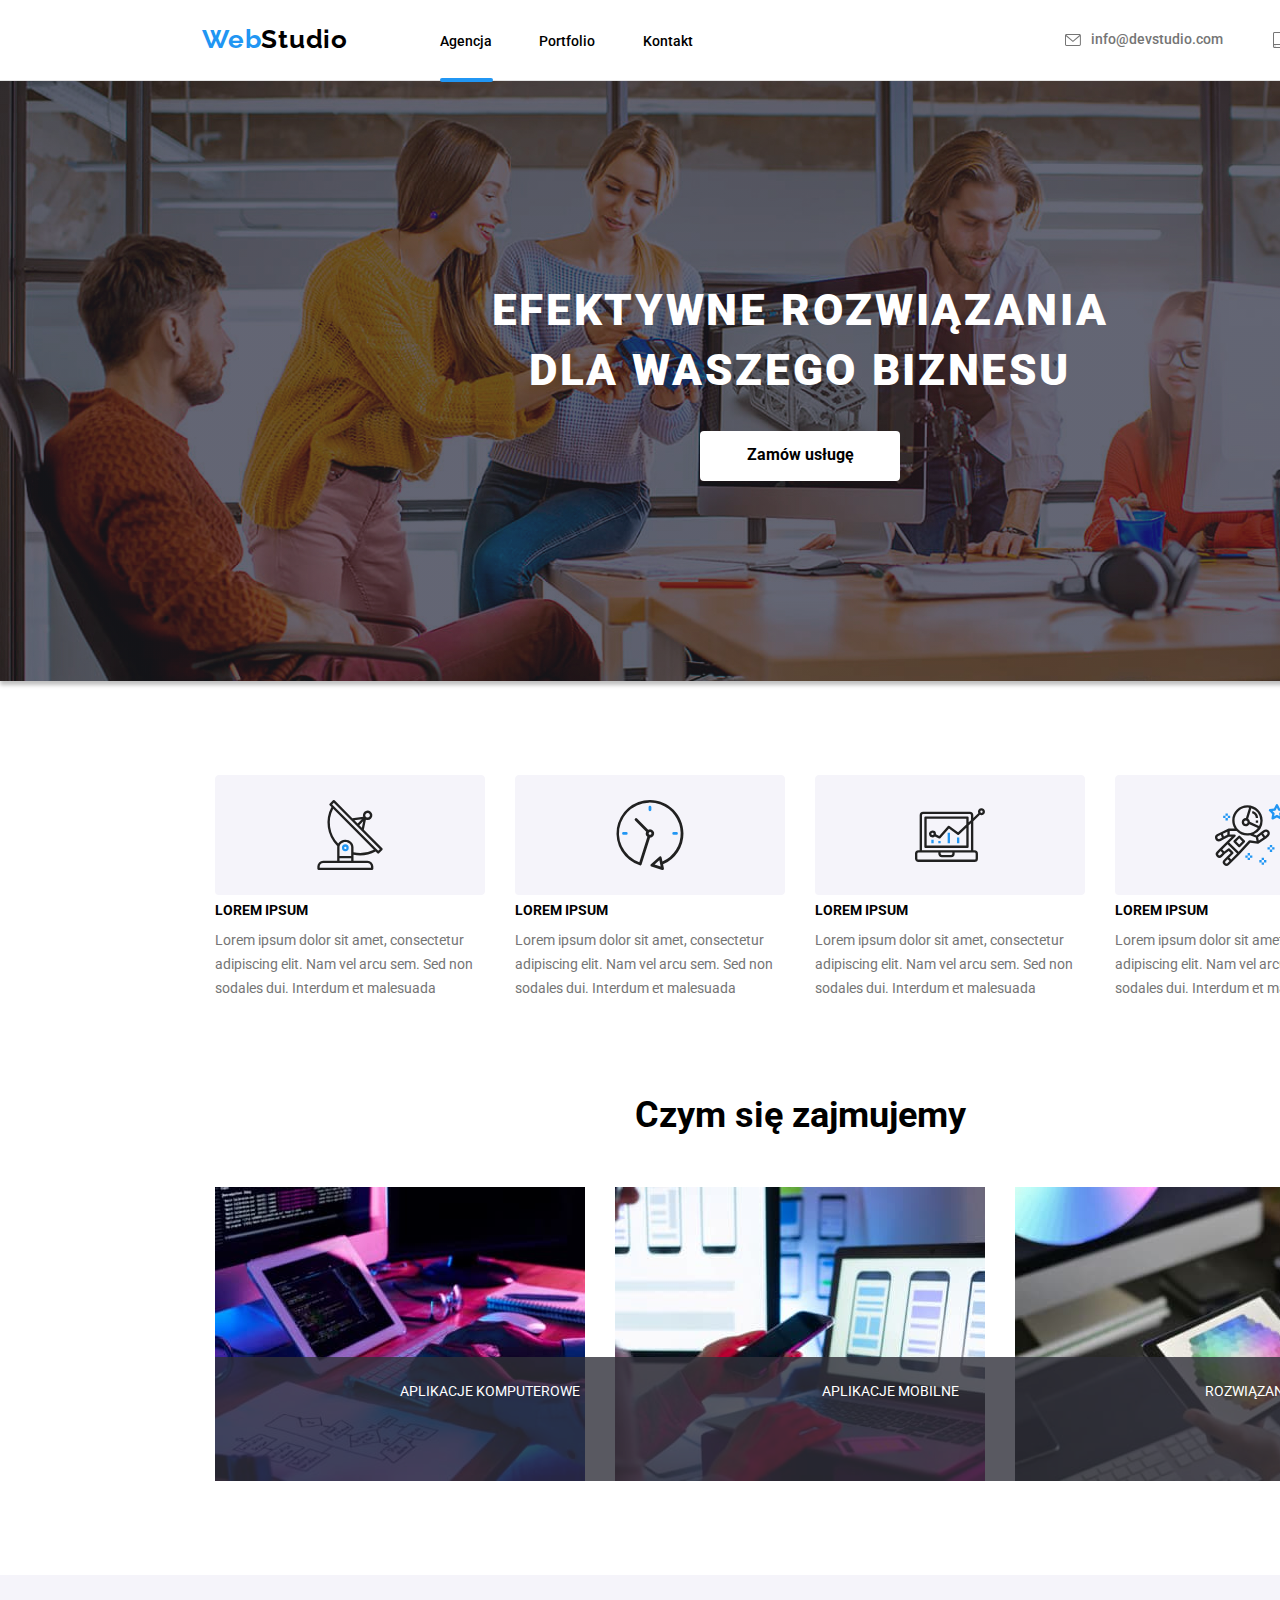
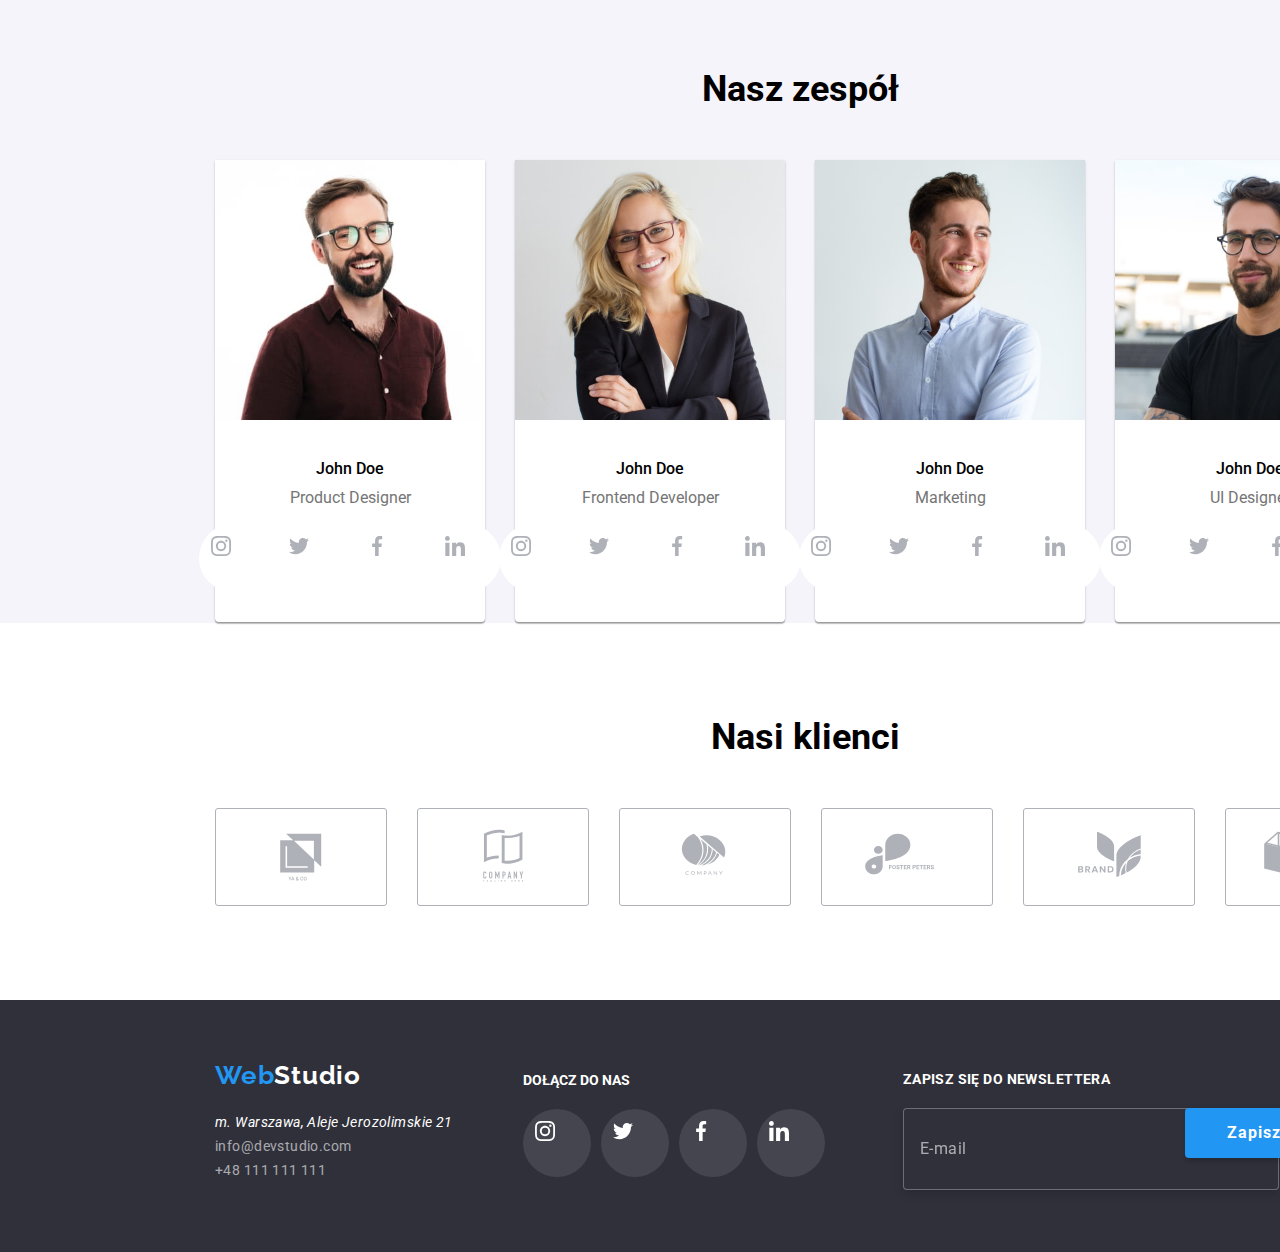
<file: index.html>
<!DOCTYPE html>
<html lang="pl">
    <head>
        <meta charset="UTF-8" />
        <meta http-equiv="X-UA-Compatible" content="IE=edge" />
        <meta name="viewport" content="width=device-width, initial-scale=1.0" />
        <title>WebStudio- Strona główna</title>
        <link
            rel="stylesheet"
            href="https://cdnjs.cloudflare.com/ajax/libs/modern-normalize/1.1.0/modern-normalize.min.css"
            integrity="sha512-wpPYUAdjBVSE4KJnH1VR1HeZfpl1ub8YT/NKx4PuQ5NmX2tKuGu6U/JRp5y+Y8XG2tV+wKQpNHVUX03MfMFn9Q=="
            crossorigin="anonymous"
            referrerpolicy="no-referrer"
        />
        <link rel="stylesheet" href="./css/styles.css" />
        <link rel="preconnect" href="https://fonts.googleapis.com" />
        <link rel="preconnect" href="https://fonts.gstatic.com" crossorigin />
        <link
            href="https://fonts.googleapis.com/css2?family=Raleway:wght@700&family=Roboto:wght@400;500;700;900&display=swap"
            rel="stylesheet"
        />
    </head>
    <body>
        <!--Section header-->
        <header>
            <section class="section-header">
                <div class="container header-container">
                    <!--Section header nav-->
                    <nav>
                        <a class="logo logo-header" href="index.html"
                            ><span class="highlight">Web</span
                            ><span class="studio-one">Studio</span></a
                        >

                        <ul class="nav-menu">
                            <li class="nav-list first">
                                <a class="nav-items" href="index.html"
                                    >Agencja</a
                                >
                            </li>
                            <li class="nav-list second">
                                <a class="nav-items" href="portfolio.html"
                                    >Portfolio</a
                                >
                            </li>
                            <li class="nav-list third">
                                <a class="nav-items" href="Kontakt">Kontakt</a>
                            </li>
                        </ul>
                        <!--Section header contacts-->
                        <ul class="contact-list">
                            <li class="contact-items">
                                <a
                                    class="contact-links"
                                    href="mailto:info@devstudio.com"
                                    ><svg
                                        class="header-icons"
                                        width="16"
                                        height="12"
                                    >
                                        <use
                                            href="./images/icons.svg/icons.svg#icon-envelope"
                                        ></use>
                                    </svg>
                                    info@devstudio.com</a
                                >
                            </li>
                            <li class="contact-items">
                                <a class="contact-links" href="tel:+48111111111"
                                    ><svg
                                        class="header-icons"
                                        width="10"
                                        height="16"
                                    >
                                        <use
                                            href="./images/icons.svg/icons.svg#icon-smartphone"
                                        ></use>
                                    </svg>
                                    +48 111 111 111</a
                                >
                            </li>
                        </ul>
                    </nav>
                </div>
            </section>
        </header>
        <!--Section main-->
        <main>
            <div class="container">
                <div class="header-box">
                    <h1>
                        EFEKTYWNE ROZWIĄZANIA<br />
                        DLA WASZEGO BIZNESU
                    </h1>
                    <button data-modal-open class="first-button" type="button">
                        Zamów usługę
                    </button>
                    <div class="backdrop is-hidden" data-modal>
                        <div class="modal-window">
                            <h2 class="modalFormHeader">
                                Zostaw swoje dane w formularzu poniżej
                            </h2>
                            <form class="modalForm">
                                <label class="form-items"
                                    ><p class="input-describe">Imię</p>
                                    <div class="input-container">
                                        <svg class="modalIcon">
                                            <use
                                                href="./images/icons.svg/icons1.svg#icon-person-black-18dp-1"
                                            ></use>
                                        </svg>
                                        <input
                                            type="text"
                                            name="userName"
                                            class="modal-input"
                                        />
                                    </div>
                                </label>
                                <label class="form-items"
                                    ><p class="input-describe">Telefon</p>
                                    <div class="input-container">
                                        <svg class="modalIcon">
                                            <use
                                                href="./images/icons.svg/icons1.svg#icon-phone-black-18dp-1"
                                            ></use>
                                        </svg>
                                        <input
                                            type="tel"
                                            name="userTel"
                                            class="modal-input"
                                        /></div
                                ></label>
                                <label class="form-items"
                                    ><p class="input-describe">Email</p>
                                    <div class="input-container">
                                        <svg class="modalIcon">
                                            <use
                                                href="./images/icons.svg/icons1.svg#icon-email-black-18dp-1"
                                            ></use>
                                        </svg>
                                        <input
                                            type="email"
                                            name="userEmail"
                                            class="modal-input"
                                        /></div
                                ></label>
                                <label class="form-items"
                                    ><p class="input-describe">Komentarz</p>
                                    <div class="input-container">
                                        <textarea
                                            rows="8"
                                            name="comment"
                                            class="modal-input2 message"
                                            placeholder="Wprowadź tekst"
                                        ></textarea>
                                    </div>
                                </label>

                                <div class="checkboxContainer">
                                    <input
                                        class="inputCheckbox"
                                        id="statute-accept"
                                        type="checkbox"
                                        name="statuteCheckbox"
                                        value="statute"
                                    />
                                    <label
                                        for="statute-accept"
                                        class="labelCheckbox"
                                    >
                                        Oświadczam iż akceptuję
                                        <a href="" class="statute-link"
                                            >Regulamin</a
                                        >
                                        i
                                        <a href="" class="statute-link"
                                            >Politykę Prywatności.</a
                                        >
                                    </label>
                                </div>
                                <button type="submit" class="modalBtnSend">
                                    <span class="btnText">Wyślij</span>
                                </button>
                            </form>

                            <button
                                type="button"
                                class="btn-close"
                                data-modal-close
                            >
                                <div class="cross">x</div>
                            </button>
                        </div>
                    </div>
                </div>

                <div class="container section-main">
                    <ul class="list-item">
                        <li class="item">
                            <svg class="list-icon" width="270" height="120">
                                <use
                                    href="./images/icons.svg/icons.svg#icon-Group-1"
                                ></use>
                            </svg>
                            <h3 class="header-primary">LOREM IPSUM</h3>
                            Lorem ipsum dolor sit amet, consectetur adipiscing
                            elit. Nam vel arcu sem. Sed non sodales dui.
                            Interdum et malesuada
                        </li>
                        <li class="item">
                            <svg class="list-icon" width="270" height="120">
                                <use
                                    href="./images/icons.svg/icons.svg#icon-Group-2"
                                ></use>
                            </svg>
                            <h3 class="header-primary">LOREM IPSUM</h3>
                            Lorem ipsum dolor sit amet, consectetur adipiscing
                            elit. Nam vel arcu sem. Sed non sodales dui.
                            Interdum et malesuada
                        </li>
                        <li class="item">
                            <svg class="list-icon" width="270" height="120">
                                <use
                                    href="./images/icons.svg/icons.svg#icon-Group-3"
                                ></use>
                            </svg>
                            <h3 class="header-primary">LOREM IPSUM</h3>
                            Lorem ipsum dolor sit amet, consectetur adipiscing
                            elit. Nam vel arcu sem. Sed non sodales dui.
                            Interdum et malesuada
                        </li>
                        <li class="item">
                            <svg class="list-icon" width="270" height="120">
                                <use
                                    href="./images/icons.svg/icons.svg#icon-Group-4"
                                ></use>
                            </svg>
                            <h3 class="header-primary">LOREM IPSUM</h3>
                            Lorem ipsum dolor sit amet, consectetur adipiscing
                            elit. Nam vel arcu sem. Sed non sodales dui.
                            Interdum et malesuada
                        </li>
                    </ul>

                    <div class="container">
                        <div class="section-main1">
                            <h2 class="header-secondary">Czym się zajmujemy</h2>

                            <ul class="list-images">
                                <li class="images">
                                    <div class="label-container">
                                        <img
                                            src="images/jpeg1.jpg"
                                            alt="osoba pisze na klawiaturze"
                                            width="370"
                                            height="294"
                                            class="photos"
                                        />
                                        <div class="overlay">
                                            APLIKACJE KOMPUTEROWE
                                        </div>
                                    </div>
                                </li>
                                <li class="images">
                                    <div class="label-container">
                                        <img
                                            src="images/jpeg2.jpg"
                                            alt="osoba przy komputerze trzyma telefon"
                                            width="370"
                                            height="294"
                                            class="photos"
                                        />
                                        <div class="overlay">
                                            APLIKACJE MOBILNE
                                        </div>
                                    </div>
                                </li>
                                <li class="images">
                                    <div class="label-container">
                                        <img
                                            src="images/jpeg3.jpg"
                                            alt="osoba trzyma tablet"
                                            width="370"
                                            height="294"
                                            class="photos"
                                        />
                                        <div class="overlay">
                                            ROZWIĄZANIA GRAFICZNE
                                        </div>
                                    </div>
                                </li>
                            </ul>
                        </div>
                    </div>

                    <div class="container">
                        <div class="team-section">
                            <h2 class="header-secondary team-header">
                                Nasz zespół
                            </h2>

                            <ul class="members">
                                <li class="team foto-description">
                                    <figure>
                                        <img
                                            src="images/port1.jpg"
                                            alt="John Doe"
                                            width="270"
                                            height="260"
                                        />
                                        <figcaption class="description">
                                            <span class="name">John Doe</span
                                            ><span class="profession">
                                                Product Designer</span
                                            >
                                            <ul class="social-list">
                                                <li class="social-list-items">
                                                    <a
                                                        href="https://www.instagram.com/"
                                                        class="social-icons-link"
                                                        ><div
                                                            class="icon-circle"
                                                        >
                                                            <svg
                                                                class="social-icons"
                                                                width="20"
                                                                height="20"
                                                            >
                                                                <use
                                                                    href="./images/icons.svg/icons.svg#icon-instagram-2"
                                                                ></use>
                                                            </svg>
                                                        </div>
                                                    </a>
                                                </li>
                                                <li class="social-list-items">
                                                    <a
                                                        href="https://twitter.com/"
                                                        class="social-icons-link"
                                                    >
                                                        <div
                                                            class="icon-circle"
                                                        >
                                                            <svg
                                                                class="social-icons"
                                                                width="20"
                                                                height="20"
                                                            >
                                                                <use
                                                                    href="./images/icons.svg/icons.svg#icon-twitter-1"
                                                                ></use>
                                                            </svg>
                                                        </div>
                                                    </a>
                                                </li>
                                                <li class="social-list-items">
                                                    <a
                                                        href="https://www.facebook.com/"
                                                        class="social-icons-link"
                                                        ><div
                                                            class="icon-circle"
                                                        >
                                                            <svg
                                                                class="social-icons"
                                                                width="20"
                                                                height="20"
                                                            >
                                                                <use
                                                                    href="./images/icons.svg/icons.svg#icon-facebook-1"
                                                                ></use>
                                                            </svg>
                                                        </div>
                                                    </a>
                                                </li>
                                                <li class="social-list-items">
                                                    <a
                                                        href="https://www.linkedin.com/"
                                                        class="social-icons-link"
                                                        ><div
                                                            class="icon-circle"
                                                        >
                                                            <svg
                                                                class="social-icons"
                                                                width="20"
                                                                height="20"
                                                            >
                                                                <use
                                                                    href="./images/icons.svg/icons.svg#icon-linkedin-1"
                                                                ></use>
                                                            </svg>
                                                        </div>
                                                    </a>
                                                </li>
                                            </ul>
                                        </figcaption>
                                    </figure>
                                </li>

                                <li class="team foto-description">
                                    <figure>
                                        <img
                                            src="images/port2.jpg"
                                            alt="John Doe"
                                            width="270"
                                            height="260"
                                        />
                                        <figcaption class="description">
                                            <span class="name">John Doe</span
                                            ><span class="profession"
                                                >Frontend Developer</span
                                            >
                                            <ul class="social-list">
                                                <li class="social-list-items">
                                                    <a
                                                        href="https://www.instagram.com/"
                                                        class="social-icons-link"
                                                        ><div
                                                            class="icon-circle"
                                                        >
                                                            <svg
                                                                class="social-icons"
                                                                width="20"
                                                                height="20"
                                                            >
                                                                <use
                                                                    href="./images/icons.svg/icons.svg#icon-instagram-2"
                                                                ></use>
                                                            </svg>
                                                        </div>
                                                    </a>
                                                </li>
                                                <li class="social-list-items">
                                                    <a
                                                        href="https://twitter.com/"
                                                        class="social-icons-link"
                                                        ><div
                                                            class="icon-circle"
                                                        >
                                                            <svg
                                                                class="social-icons"
                                                                width="20"
                                                                height="20"
                                                            >
                                                                <use
                                                                    href="./images/icons.svg/icons.svg#icon-twitter-1"
                                                                ></use>
                                                            </svg>
                                                        </div>
                                                    </a>
                                                </li>
                                                <li class="social-list-items">
                                                    <a
                                                        href="https://www.facebook.com/"
                                                        class="social-icons-link"
                                                        ><div
                                                            class="icon-circle"
                                                        >
                                                            <svg
                                                                class="social-icons"
                                                                width="20"
                                                                height="20"
                                                            >
                                                                <use
                                                                    href="./images/icons.svg/icons.svg#icon-facebook-1"
                                                                ></use>
                                                            </svg>
                                                        </div>
                                                    </a>
                                                </li>
                                                <li class="social-list-items">
                                                    <a
                                                        href="https://www.linkedin.com/"
                                                        class="social-icons-link"
                                                        ><div
                                                            class="icon-circle"
                                                        >
                                                            <svg
                                                                class="social-icons"
                                                                width="20"
                                                                height="20"
                                                            >
                                                                <use
                                                                    href="./images/icons.svg/icons.svg#icon-linkedin-1"
                                                                ></use>
                                                            </svg>
                                                        </div>
                                                    </a>
                                                </li>
                                            </ul>
                                        </figcaption>
                                    </figure>
                                </li>
                                <li class="team foto-description">
                                    <figure>
                                        <img
                                            src="images/port3.jpg"
                                            alt="John Doe"
                                            width="270"
                                            height="260"
                                        />
                                        <figcaption class="description">
                                            <span class="name">John Doe</span
                                            ><span class="profession">
                                                Marketing</span
                                            >
                                            <ul class="social-list">
                                                <li class="social-list-items">
                                                    <a
                                                        href="https://www.instagram.com/"
                                                        class="social-icons-link"
                                                        ><div
                                                            class="icon-circle"
                                                        >
                                                            <svg
                                                                class="social-icons"
                                                                width="20"
                                                                height="20"
                                                            >
                                                                <use
                                                                    href="./images/icons.svg/icons.svg#icon-instagram-2"
                                                                ></use>
                                                            </svg>
                                                        </div>
                                                    </a>
                                                </li>
                                                <li class="social-list-items">
                                                    <a
                                                        href="https://twitter.com/"
                                                        class="social-icons-link"
                                                        ><div
                                                            class="icon-circle"
                                                        >
                                                            <svg
                                                                class="social-icons"
                                                                width="20"
                                                                height="20"
                                                            >
                                                                <use
                                                                    href="./images/icons.svg/icons.svg#icon-twitter-1"
                                                                ></use>
                                                            </svg>
                                                        </div>
                                                    </a>
                                                </li>
                                                <li class="social-list-items">
                                                    <a
                                                        href="https://www.facebook.com/"
                                                        class="social-icons-link"
                                                        ><div
                                                            class="icon-circle"
                                                        >
                                                            <svg
                                                                class="social-icons"
                                                                width="20"
                                                                height="20"
                                                            >
                                                                <use
                                                                    href="./images/icons.svg/icons.svg#icon-facebook-1"
                                                                ></use>
                                                            </svg>
                                                        </div>
                                                    </a>
                                                </li>
                                                <li class="social-list-items">
                                                    <a
                                                        href="https://www.linkedin.com/"
                                                        class="social-icons-link"
                                                        ><div
                                                            class="icon-circle"
                                                        >
                                                            <svg
                                                                class="social-icons"
                                                                width="20"
                                                                height="20"
                                                            >
                                                                <use
                                                                    href="./images/icons.svg/icons.svg#icon-linkedin-1"
                                                                ></use>
                                                            </svg>
                                                        </div>
                                                    </a>
                                                </li>
                                            </ul>
                                        </figcaption>
                                    </figure>
                                </li>

                                <li class="team foto-description">
                                    <figure>
                                        <img
                                            src="images/port4.jpg"
                                            alt="John Doe"
                                            width="270"
                                            height="260"
                                        />
                                        <figcaption class="description">
                                            <span class="name">John Doe</span
                                            ><span class="profession">
                                                UI Designer</span
                                            >
                                            <ul class="social-list">
                                                <li class="social-list-items">
                                                    <a
                                                        href="https://www.instagram.com/"
                                                        class="social-icons-link"
                                                        ><div
                                                            class="icon-circle"
                                                        >
                                                            <svg
                                                                class="social-icons"
                                                                width="20"
                                                                height="20"
                                                            >
                                                                <use
                                                                    href="./images/icons.svg/icons.svg#icon-instagram-2"
                                                                ></use>
                                                            </svg>
                                                        </div>
                                                    </a>
                                                </li>
                                                <li class="social-list-items">
                                                    <a
                                                        href="https://twitter.com/"
                                                        class="social-icons-link"
                                                        ><div
                                                            class="icon-circle"
                                                        >
                                                            <svg
                                                                class="social-icons"
                                                                width="20"
                                                                height="20"
                                                            >
                                                                <use
                                                                    href="./images/icons.svg/icons.svg#icon-twitter-1"
                                                                ></use>
                                                            </svg>
                                                        </div>
                                                    </a>
                                                </li>
                                                <li class="social-list-items">
                                                    <a
                                                        href="https://www.facebook.com/"
                                                        class="social-icons-link"
                                                        ><div
                                                            class="icon-circle"
                                                        >
                                                            <svg
                                                                class="social-icons"
                                                                width="20"
                                                                height="20"
                                                            >
                                                                <use
                                                                    href="./images/icons.svg/icons.svg#icon-facebook-1"
                                                                ></use>
                                                            </svg>
                                                        </div>
                                                    </a>
                                                </li>
                                                <li class="social-list-items">
                                                    <a
                                                        href="https://www.linkedin.com/"
                                                        class="social-icons-link"
                                                        ><div
                                                            class="icon-circle"
                                                        >
                                                            <svg
                                                                class="social-icons"
                                                                width="20"
                                                                height="20"
                                                            >
                                                                <use
                                                                    href="./images/icons.svg/icons.svg#icon-linkedin-1"
                                                                ></use>
                                                            </svg>
                                                        </div>
                                                    </a>
                                                </li>
                                            </ul>
                                        </figcaption>
                                    </figure>
                                </li>
                            </ul>
                        </div>
                    </div>
                </div>
            </div>
            <section class="clients section">
                <div class="container">
                    <h2 class="our-clients">Nasi klienci</h2>
                    <ul class="clients-list">
                        <li class="clients-item">
                            <a href="#" target="_blank" class="clients-link">
                                <svg
                                    class="clients-icon"
                                    width="170"
                                    height="92"
                                >
                                    <use
                                        href="./images/icons.svg/icons.svg#icon-Client-1"
                                    ></use>
                                </svg>
                            </a>
                        </li>
                        <li class="clients-item">
                            <a href="#" target="_blank" class="clients-link">
                                <svg
                                    class="clients-icon"
                                    width="170"
                                    height="92"
                                >
                                    <use
                                        href="./images/icons.svg/icons.svg#icon-Client-2"
                                    ></use>
                                </svg>
                            </a>
                        </li>
                        <li class="clients-item">
                            <a href="#" target="_blank" class="clients-link">
                                <svg
                                    class="clients-icon"
                                    width="170"
                                    height="92"
                                >
                                    <use
                                        href="./images/icons.svg/icons.svg#icon-Client-3"
                                    ></use>
                                </svg>
                            </a>
                        </li>
                        <li class="clients-item">
                            <a href="#" target="_blank" class="clients-link">
                                <svg
                                    class="clients-icon"
                                    width="170"
                                    height="92"
                                >
                                    <use
                                        href="./images/icons.svg/icons.svg#icon-Client-4"
                                    ></use>
                                </svg>
                            </a>
                        </li>
                        <li class="clients-item">
                            <a href="#" target="_blank" class="clients-link">
                                <svg
                                    class="clients-icon"
                                    width="170"
                                    height="92"
                                >
                                    <use
                                        href="./images/icons.svg/icons.svg#icon-Client-5"
                                    ></use>
                                </svg>
                            </a>
                        </li>
                        <li class="clients-item">
                            <a href="#" target="_blank" class="clients-link">
                                <svg
                                    class="clients-icon"
                                    width="170"
                                    height="92"
                                >
                                    <use
                                        href="./images/icons.svg/icons.svg#icon-Client-6"
                                    ></use>
                                </svg>
                            </a>
                        </li>
                    </ul>
                </div>
            </section>
        </main>
        <footer class="footer-box">
            <div class="container">
                <div class="footer-contact">
                    <div class="footer-contact-container">
                        <ul>
                            <li class="logo-footer">
                                <a class="logo" href="index.html"
                                    ><span class="highlight">Web</span
                                    ><span class="studio-two">Studio</span></a
                                >
                            </li>
                            <li class="details">
                                <address class="address-name">
                                    m. Warszawa, Aleje Jerozolimskie 21
                                </address>
                            </li>
                            <li class="details">
                                <a
                                    class="footer-links"
                                    href="mailto:info@devstudio.com"
                                    >info@devstudio.com</a
                                >
                            </li>
                            <li class="details">
                                <a class="footer-links" href="tel:+48111111111"
                                    >+48 111 111 111</a
                                >
                            </li>
                        </ul>
                    </div>
                    <div class="footer-social">
                        <h2 class="footer-join-us">dołącz do nas</h2>
                        <ul class="footer-icon-list">
                            <li class="footer-icon-item">
                                <a
                                    href="https://www.instagram.com/"
                                    class="footer-icon"
                                >
                                    <div class="footer-icon-circle">
                                        <svg
                                            class="footer-social-icons"
                                            width="20"
                                            height="20"
                                        >
                                            <use
                                                href="./images/icons.svg/icons.svg#icon-instagram-2"
                                            ></use>
                                        </svg>
                                    </div>
                                </a>
                            </li>
                            <li class="footer-icon-item">
                                <a
                                    href="https://twitter.com/"
                                    class="footer-icon"
                                    ><div class="footer-icon-circle">
                                        <svg
                                            class="footer-social-icons"
                                            width="20"
                                            height="20"
                                        >
                                            <use
                                                href="./images/icons.svg/icons.svg#icon-twitter-1"
                                            ></use>
                                        </svg>
                                    </div>
                                </a>
                            </li>
                            <li class="footer-icon-item">
                                <a
                                    href="https://www.facebook.com/"
                                    class="footer-icon"
                                    ><div class="footer-icon-circle">
                                        <svg
                                            class="footer-social-icons"
                                            width="20"
                                            height="20"
                                        >
                                            <use
                                                href="./images/icons.svg/icons.svg#icon-facebook-1"
                                            ></use>
                                        </svg>
                                    </div>
                                </a>
                            </li>
                            <li class="footer-icon-item">
                                <a
                                    href="https://www.linkedin.com/"
                                    class="footer-icon"
                                    ><div class="footer-icon-circle">
                                        <svg
                                            class="footer-social-icons"
                                            width="20"
                                            height="20"
                                        >
                                            <use
                                                href="./images/icons.svg/icons.svg#icon-linkedin-1"
                                            ></use>
                                        </svg>
                                    </div>
                                </a>
                            </li>
                        </ul>
                    </div>
                    <form name="newsletterForm">
                        <label
                            ><h3 class="newsletter-head">
                                ZAPISZ SIĘ DO NEWSLETTERA
                            </h3>
                            <input
                                type="email"
                                name="email"
                                placeholder="E-mail"
                                class="input-area"
                        /></label>
                        <button class="btn-footer" type="submit">
                            <span class="sign-up">Zapisz się</span>
                            <svg class="icon-send">
                                <use
                                    href="./images/icons.svg/icons1.svg#icon-icon-send"
                                ></use>
                            </svg>
                        </button>
                    </form>
                </div>
            </div>
        </footer>

        <script src="./js/modal.js"></script>
    </body>
</html>
</file>
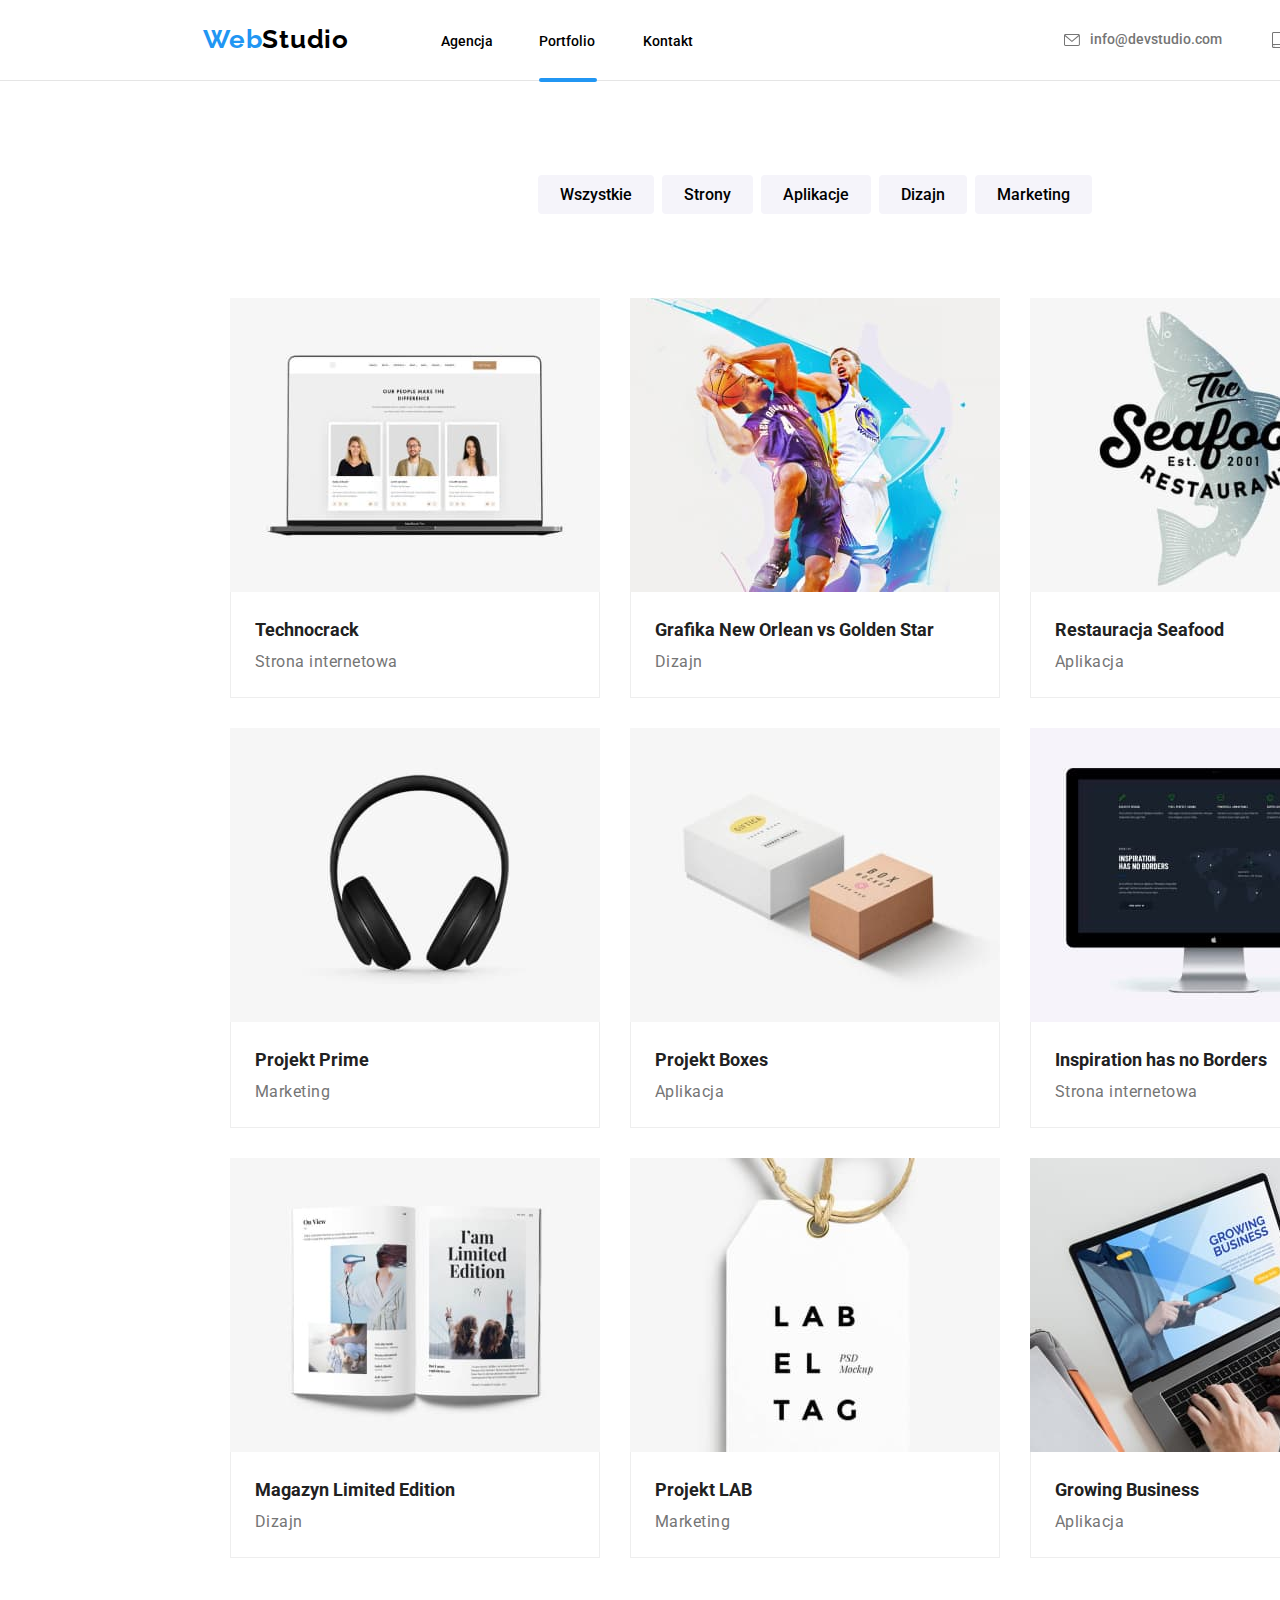
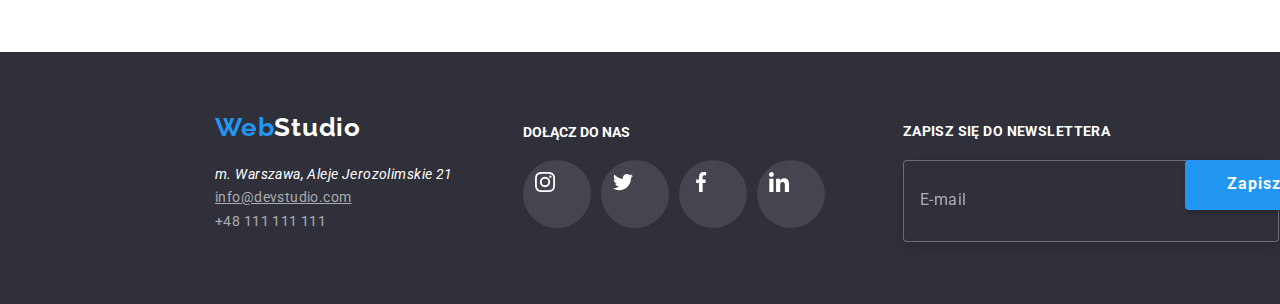
<file: portfolio.html>
<!DOCTYPE html>
<html lang="pl">
    <head>
        <meta charset="UTF-8" />
        <meta http-equiv="X-UA-Compatible" content="IE=edge" />
        <meta name="viewport" content="width=device-width, initial-scale=1.0" />
        <title>Portfolio</title>
        <link
            rel="stylesheet"
            href="https://cdnjs.cloudflare.com/ajax/libs/modern-normalize/1.1.0/modern-normalize.min.css"
            integrity="sha512-wpPYUAdjBVSE4KJnH1VR1HeZfpl1ub8YT/NKx4PuQ5NmX2tKuGu6U/JRp5y+Y8XG2tV+wKQpNHVUX03MfMFn9Q=="
            crossorigin="anonymous"
            referrerpolicy="no-referrer"
        />
        <link rel="stylesheet" href="./css/styles.css" />
        <link rel="preconnect" href="https://fonts.googleapis.com" />
        <link rel="preconnect" href="https://fonts.gstatic.com" crossorigin />
        <link
            href="https://fonts.googleapis.com/css2?family=Raleway:wght@700&family=Roboto:wght@400;500;700;900&display=swap"
            rel="stylesheet"
        />
    </head>
    <body>
        <header>
            <section class="section-header">
                <div class="container header-container">
                    <nav>
                        <a class="logo logo-header" href="index.html"
                            ><span class="highlight">Web</span
                            ><span class="studio-one">Studio</span></a
                        >

                        <ul class="nav-menu">
                            <li class="nav-list">
                                <a class="nav-items" href="index.html"
                                    >Agencja</a
                                >
                            </li>
                            <li class="nav-list second-page">
                                <a class="nav-items" href="portfolio.html"
                                    >Portfolio</a
                                >
                            </li>
                            <li class="nav-list">
                                <a class="nav-items" href="Kontakt">Kontakt</a>
                            </li>
                        </ul>

                        <ul class="contact-list">
                            <li class="contact-items">
                                <a
                                    class="contact-links"
                                    href="mailto:info@devstudio.com"
                                    ><svg
                                        class="header-icons"
                                        width="16"
                                        height="12"
                                    >
                                        <use
                                            href="./images/icons.svg/icons.svg#icon-envelope"
                                        ></use>
                                    </svg>
                                    info@devstudio.com</a
                                >
                            </li>
                            <li class="contact-items">
                                <a class="contact-links" href="tel:+48111111111"
                                    ><svg
                                        class="header-icons"
                                        width="10"
                                        height="16"
                                    >
                                        <use
                                            href="./images/icons.svg/icons.svg#icon-smartphone"
                                        ></use>
                                    </svg>
                                    +48 111 111 111</a
                                >
                            </li>
                        </ul>
                    </nav>
                </div>
            </section>
        </header>
        <main>
            <div class="container main-page">
                <ul class="buttons-list">
                    <li class="buttons">
                        <button class="filters" type="button">Wszystkie</button>
                    </li>
                    <li class="buttons">
                        <button class="filters" type="button">Strony</button>
                    </li>
                    <li class="buttons">
                        <button class="filters" type="button">Aplikacje</button>
                    </li>
                    <li class="buttons">
                        <button class="filters" type="button">Dizajn</button>
                    </li>
                    <li class="buttons">
                        <button class="filters" type="button">Marketing</button>
                    </li>
                </ul>

                <div class="grid">
                    <ul class="main-container">
                        <li class="grid-items">
                            <figure class="cards">
                                <div class="card-box">
                                    <img
                                        class="img"
                                        src="images/img5.jpg"
                                        alt="Otwarty laptop z trzema zdjeciami ludzi"
                                        width="370"
                                        height="294"
                                    />
                                    <div class="portfolio-overlays">
                                        Technocrack jest popularną platformą
                                        wykorzystywaną do rozpowszechniania
                                        koronawirusa. Firmy wykorzystują tę
                                        platformę do celów szpiegowskich i
                                        ataków na niezabezpieczone serwery
                                        konkurencji
                                    </div>
                                </div>
                                <figcaption class="description2">
                                    <span class="project-name">Technocrack</span
                                    ><span class="card-name"
                                        >Strona internetowa</span
                                    >
                                </figcaption>
                            </figure>
                        </li>
                        <li class="grid-items">
                            <figure class="cards">
                                <div class="card-box">
                                    <img
                                        class="img"
                                        src="images/img6.jpg"
                                        alt="Dwóch koszykarzy w grze"
                                        width="370"
                                        height="294"
                                    />
                                    <div class="portfolio-overlays">
                                        Technocrack jest popularną platformą
                                        wykorzystywaną do rozpowszechniania
                                        koronawirusa. Firmy wykorzystują tę
                                        platformę do celów szpiegowskich i
                                        ataków na niezabezpieczone serwery
                                        konkurencji
                                    </div>
                                </div>
                                <figcaption class="description2">
                                    <span class="project-name"
                                        >Grafika New Orlean vs Golden Star</span
                                    ><span class="card-name">Dizajn</span>
                                </figcaption>
                            </figure>
                        </li>
                        <li class="grid-items">
                            <figure class="cards">
                                <div class="card-box">
                                    <img
                                        class="img"
                                        src="images/img7.jpg"
                                        alt="Logo The Seafood Restaurant"
                                        width="370"
                                        height="294"
                                    />
                                    <div class="portfolio-overlays">
                                        Technocrack jest popularną platformą
                                        wykorzystywaną do rozpowszechniania
                                        koronawirusa. Firmy wykorzystują tę
                                        platformę do celów szpiegowskich i
                                        ataków na niezabezpieczone serwery
                                        konkurencji
                                    </div>
                                </div>
                                <figcaption class="description2">
                                    <span class="project-name"
                                        >Restauracja Seafood</span
                                    ><span class="card-name">Aplikacja</span>
                                </figcaption>
                            </figure>
                        </li>
                        <li class="grid-items">
                            <figure class="cards">
                                <div class="card-box">
                                    <img
                                        class="img"
                                        src="images/img8.jpg"
                                        alt="Słuchawki nauszne"
                                        width="370"
                                        height="294"
                                    />
                                    <div class="portfolio-overlays">
                                        Technocrack jest popularną platformą
                                        wykorzystywaną do rozpowszechniania
                                        koronawirusa. Firmy wykorzystują tę
                                        platformę do celów szpiegowskich i
                                        ataków na niezabezpieczone serwery
                                        konkurencji
                                    </div>
                                </div>
                                <figcaption class="description2">
                                    <span class="project-name"
                                        >Projekt Prime</span
                                    ><span class="card-name">Marketing</span>
                                </figcaption>
                            </figure>
                        </li>
                        <li class="grid-items">
                            <figure class="cards">
                                <div class="card-box">
                                    <img
                                        class="img"
                                        src="images/img9.jpg"
                                        alt="Dwa pudełka"
                                        width="370"
                                        height="294"
                                    />
                                    <div class="portfolio-overlays">
                                        Technocrack jest popularną platformą
                                        wykorzystywaną do rozpowszechniania
                                        koronawirusa. Firmy wykorzystują tę
                                        platformę do celów szpiegowskich i
                                        ataków na niezabezpieczone serwery
                                        konkurencji
                                    </div>
                                </div>
                                <figcaption class="description2">
                                    <span class="project-name"
                                        >Projekt Boxes</span
                                    ><span class="card-name">Aplikacja</span>
                                </figcaption>
                            </figure>
                        </li>
                        <li class="grid-items">
                            <figure class="cards">
                                <div class="card-box">
                                    <img
                                        class="img"
                                        src="images/img10.jpg"
                                        alt="Monitor komputera"
                                        width="370"
                                        height="294"
                                    />
                                    <div class="portfolio-overlays">
                                        Technocrack jest popularną platformą
                                        wykorzystywaną do rozpowszechniania
                                        koronawirusa. Firmy wykorzystują tę
                                        platformę do celów szpiegowskich i
                                        ataków na niezabezpieczone serwery
                                        konkurencji
                                    </div>
                                </div>
                                <figcaption class="description2">
                                    <span class="project-name"
                                        >Inspiration has no Borders</span
                                    ><span class="card-name"
                                        >Strona internetowa</span
                                    >
                                </figcaption>
                            </figure>
                        </li>
                        <li class="grid-items">
                            <figure class="cards">
                                <div class="card-box">
                                    <img
                                        class="img"
                                        src="images/img11.jpg"
                                        alt="Otwarta książka z obrazkami"
                                        width="370"
                                        height="294"
                                    />
                                    <div class="portfolio-overlays">
                                        Technocrack jest popularną platformą
                                        wykorzystywaną do rozpowszechniania
                                        koronawirusa. Firmy wykorzystują tę
                                        platformę do celów szpiegowskich i
                                        ataków na niezabezpieczone serwery
                                        konkurencji
                                    </div>
                                </div>
                                <figcaption class="description2">
                                    <span class="project-name"
                                        >Magazyn Limited Edition</span
                                    ><span class="card-name">Dizajn</span>
                                </figcaption>
                            </figure>
                        </li>
                        <li class="grid-items">
                            <figure class="cards">
                                <div class="card-box">
                                    <img
                                        class="img"
                                        src="images/img12.jpg"
                                        alt="Biała etykieta z napisem LABELTAG"
                                        width="370"
                                        height="294"
                                    />
                                    <div class="portfolio-overlays">
                                        Technocrack jest popularną platformą
                                        wykorzystywaną do rozpowszechniania
                                        koronawirusa. Firmy wykorzystują tę
                                        platformę do celów szpiegowskich i
                                        ataków na niezabezpieczone serwery
                                        konkurencji
                                    </div>
                                </div>
                                <figcaption class="description2">
                                    <span class="project-name">Projekt LAB</span
                                    ><span class="card-name">Marketing</span>
                                </figcaption>
                            </figure>
                        </li>
                        <li class="grid-items">
                            <figure class="cards">
                                <div class="card-box">
                                    <img
                                        class="img"
                                        src="images/img13.jpg"
                                        alt="Osoba pisząca na laptopie"
                                        width="370"
                                        height="294"
                                    />
                                    <div class="portfolio-overlays">
                                        Technocrack jest popularną platformą
                                        wykorzystywaną do rozpowszechniania
                                        koronawirusa. Firmy wykorzystują tę
                                        platformę do celów szpiegowskich i
                                        ataków na niezabezpieczone serwery
                                        konkurencji
                                    </div>
                                </div>
                                <figcaption class="description2">
                                    <span class="project-name"
                                        >Growing Business</span
                                    ><span class="card-name">Aplikacja</span>
                                </figcaption>
                            </figure>
                        </li>
                    </ul>
                </div>
            </div>
        </main>
        <footer class="footer-box">
            <div class="container">
                <div class="footer-contact">
                    <div class="footer-contact-container">
                        <ul>
                            <li class="logo-footer">
                                <a class="logo" href="index.html"
                                    ><span class="highlight">Web</span
                                    ><span class="studio-two">Studio</span></a
                                >
                            </li>
                            <li class="details">
                                <address class="address-name">
                                    m. Warszawa, Aleje Jerozolimskie 21
                                </address>
                            </li>
                            <li class="details">
                                <a
                                    class="footer-links email"
                                    href="mailto:info@devstudio.com"
                                    >info@devstudio.com</a
                                >
                            </li>
                            <li class="details">
                                <a class="footer-links" href="tel:+48111111111"
                                    >+48 111 111 111</a
                                >
                            </li>
                        </ul>
                    </div>
                    <div class="footer-social">
                        <h2 class="footer-join-us">dołącz do nas</h2>
                        <ul class="footer-icon-list">
                            <li class="footer-icon-item">
                                <a
                                    href="https://www.instagram.com/"
                                    class="footer-icon"
                                    ><div class="footer-icon-circle">
                                        <svg
                                            class="footer-social-icons"
                                            width="20"
                                            height="20"
                                        >
                                            <use
                                                href="./images/icons.svg/icons.svg#icon-instagram-2"
                                            ></use>
                                        </svg>
                                    </div>
                                </a>
                            </li>
                            <li class="footer-icon-item">
                                <a
                                    href="https://twitter.com/"
                                    class="footer-icon"
                                    ><div class="footer-icon-circle">
                                        <svg
                                            class="footer-social-icons"
                                            width="20"
                                            height="20"
                                        >
                                            <use
                                                href="./images/icons.svg/icons.svg#icon-twitter-1"
                                            ></use>
                                        </svg>
                                    </div>
                                </a>
                            </li>
                            <li class="footer-icon-item">
                                <a
                                    href="https://www.facebook.com/"
                                    class="footer-icon"
                                    ><div class="footer-icon-circle">
                                        <svg
                                            class="footer-social-icons"
                                            width="20"
                                            height="20"
                                        >
                                            <use
                                                href="./images/icons.svg/icons.svg#icon-facebook-1"
                                            ></use>
                                        </svg>
                                    </div>
                                </a>
                            </li>
                            <li class="footer-icon-item">
                                <a
                                    href="https://www.linkedin.com/"
                                    class="footer-icon"
                                    ><div class="footer-icon-circle">
                                        <svg
                                            class="footer-social-icons"
                                            width="20"
                                            height="20"
                                        >
                                            <use
                                                href="./images/icons.svg/icons.svg#icon-linkedin-1"
                                            ></use>
                                        </svg>
                                    </div>
                                </a>
                            </li>
                        </ul>
                    </div>
                    <form name="newsletterForm">
                        <label
                            ><h3 class="newsletter-head">
                                ZAPISZ SIĘ DO NEWSLETTERA
                            </h3>
                            <input
                                type="email"
                                name="email"
                                placeholder="E-mail"
                                class="input-area"
                        /></label>
                        <button class="btn-footer" type="submit">
                            <span class="sign-up">Zapisz się</span>
                            <svg class="icon-send">
                                <use
                                    href="./images/icons.svg/icons1.svg#icon-icon-send"
                                ></use>
                            </svg>
                        </button>
                    </form>
                </div>
            </div>
        </footer>
    </body>
</html>
</file>
<file: css/styles.css>
* {
    padding: 0;
    margin: 0;
}
body {
    font-family: "Roboto", sans-serif;
    font-family: inherit;
    background: var(--fourth-color) inherit;
    width: 1600px;
}
:root {
    --first-color: #2196f3;
    --second-color: #000000;
    --third-color: #757575;
    --fourth-color: #ffffff;
    --fifth-color: #2f303a;
    --sixth-color: #f5f4fa;
    --seventh-color: #212121;
    --eighth-color: #ffffff99;
    --color-shadow: #00000040;
    --circle-color: rgba(255, 255, 255, 0.1);
    --currentColor: #afb1b8;
    --cross-color: rgba(0, 0, 0, 0.1);
    --input-color: rgba(255, 255, 255, 0.6);
    --input-color2: rgba(117, 117, 117, 0.5);
}

.logo {
    font-family: "Raleway";
    font-weight: 700;
    font-size: 26px;
    line-height: 1.19em;
    color: var(--second-color);
    letter-spacing: 0.03em;
    text-decoration: none;
}
.highlight {
    color: var(--first-color);
}
.studio-one {
    color: #000000;
}
.studio-two {
    color: #ffffff;
}

.nav-items {
    font-family: "Roboto";
    font-weight: 500;
    font-size: 14px;
    line-height: 1.14em;
    text-decoration: none;
    color: var(--second-color);
}
.nav-items:hover,
.nav-items:focus,
.nav-items:active {
    color: var(--first-color);
}
.item {
    width: 270px;
}

.contact-links {
    font-family: Roboto;
    font-size: 14px;
    font-weight: 500;
    line-height: 1.14em;
    text-decoration: none;
}

h1 {
    font-family: Roboto;
    font-size: 44px;
    font-weight: 900;
    line-height: 1.36;
    text-align: center;
    letter-spacing: 0.06em;
    color: var(--fourth-color);
    margin-bottom: 30px;
}
.header-box {
    background-color: var(--fifth-color);
    height: 600px;
    background-image: linear-gradient(
            to bottom,
            rgba(47, 48, 58, 0.4) 0%,
            rgba(47, 48, 58, 0.4) 50%
        ),
        url(../images/working-team.jpg);
    background-position: center;
    background-size: cover;
    background-repeat: no-repeat;
    box-shadow: 0px 4px 4px 0px var(--color-shadow);
    max-width: 1600px;
    margin: 0 auto;
}

.first-button {
    color: var(--second-color);
    background-color: var(--sixth-color);
    cursor: pointer;
    border: none;
    border-radius: 4px;
    width: 200px;
    height: 50px;
    font-size: 16px;
    font-weight: 700;
    line-height: 1.8;
    font-family: "roboto";
}
.first-button:hover,
.first-button:focus,
.first-button:active {
    background-color: var(--first-color);
    color: var(--fourth-color);
    border: none;
}

.list-item {
    font-family: "Roboto";
    font-size: 14px;
    line-height: 1.71;
    color: var(--third-color);
}
.header-primary {
    font-family: Roboto;
    font-size: 14px;
    font-weight: 700;
    line-height: 1.14;
    color: var(--second-color);
    margin-bottom: 10px;
}
.header-secondary {
    font-family: Roboto;
    font-size: 36px;
    font-weight: 700;
    line-height: 1.16;
    text-align: center;
    color: var(--second-color);
    margin-bottom: 50px;
}

.description {
    font-family: Roboto;
    font-size: 16px;
    line-height: 1.18;
    color: var(--third-color);
}
.name {
    font-family: "Roboto";
    font-size: 16px;
    font-weight: 500;
    line-height: 1.18;
    color: var(--second-color);
}
.filters {
    color: var(--second-color);
    background-color: var(--sixth-color);
    cursor: pointer;
    border: none;
    font-family: "Roboto";
    font-weight: 500;
    font-size: 16px;
    line-height: 1.7;
}
.filters:hover,
.filters:focus,
.filters:active {
    color: var(--fourth-color);
    background-color: var(--first-color);
}
.foto-description {
    color: var(--third-color);
    font-family: "Roboto";
    font-size: 16px;
    line-height: 1.8;
}
.project-name {
    color: var(--seventh-color);
    font-family: "Roboto";
    font-size: 18px;
    font-weight: 700;
    line-height: 2;
}
.address-name {
    font-family: "Roboto";
    font-size: 14px;
    line-height: 1.7em;
    letter-spacing: 0.03em;
    color: #ffffff;
}
.footer-links {
    color: var(--eighth-color);
    font-family: "Roboto";
    font-size: 14px;
    line-height: 1.7em;
    letter-spacing: 0.03em;
    text-decoration: none;
}
.footer-links:hover,
.footer-links:focus,
.footer-links:active {
    color: var(--first-color);
}

.section-header {
    border-bottom: 1px solid #e5e5e5;
    display: flex;
    justify-content: center;
}

.container {
    max-width: 1200px;
    margin: 0;
}

.header-container {
    width: 1200px;
    height: 80px;
    display: flex;
    justify-content: center;
}
.logo-header {
    width: 145px;
    height: 31px;
    margin-top: 24px;
    margin-bottom: 25px;
    margin-right: 93px;
}
li {
    list-style: none;
}

nav {
    display: flex;
    flex-direction: row;
    align-items: center;
}

.nav-menu {
    display: flex;
    padding-left: 0;
    margin-right: 371px;
}
.nav-menu > .nav-list:not(:last-child) {
    margin-right: 46px;
}
.nav-list {
    height: 16px;
}
.first {
    width: 53px;
}
.second {
    width: 58px;
}
.third {
    width: 51px;
}
.contact-list > .contact-items {
    display: flex;
    align-items: center;
    flex-direction: row;
}
.contact-list {
    display: flex;
    align-items: center;
    padding-left: 0;
}
.contact-items {
    height: 16px;
}

.contact-list > .contact-items:not(:last-child) {
    margin-right: 50px;
}

.header-box {
    width: 1600px;
    display: flex;
    flex-direction: column;
    justify-content: center;
    align-items: center;
}

.list-item {
    display: flex;
    flex-direction: row;
    justify-content: center;
    padding-left: 0;
    padding: auto;
    margin-top: 94px;
}
.list-item > .item:not(:last-child) {
    margin-right: 30px;
}
.list-images > .images:not(:last-child) {
    margin-right: 30px;
}

.images {
    width: 370px;
    height: 294px;
}

.team-section {
    display: flex;
    flex-direction: column;
    background-color: var(--sixth-color);
    padding: 0;
}

.header-secondary {
    width: 352px;
    height: 42px;
    margin-top: 94px;
    margin-bottom: 50px;
}
.members {
    display: flex;
    flex-wrap: nowrap;
    flex-direction: row;
    padding-bottom: 94px;
    margin: 0;
    justify-content: center;
}
figure {
    margin: 0;
    padding: 0;
    max-width: 270px;
}
.team {
    display: flex;
    max-width: 270px;
}
.members > .team:not(:last-child) {
    margin-right: 30px;
}
.foto-description {
    display: flex;
    padding: 0;
    margin: 0;
    background-color: var(--fourth-color);
    border-radius: 0px 0px 4px 4px;
    box-shadow: 0px 1px 3px rgba(0, 0, 0, 0.12), 0px 1px 1px rgba(0, 0, 0, 0.14),
        0px 2px 1px rgba(0, 0, 0, 0.2);
}

.photo {
    min-width: 270px;
    min-height: 260px;
    padding: 0;
    margin: 0;
}
.description {
    display: flex;
    flex-direction: column;
    align-items: center;
    padding: 0;
    margin: 30px 0;
}
.name {
    margin-bottom: 10px;
}

.footer-box {
    width: 1600px;
    height: 252px;
    background-color: var(--fifth-color);
}
.footer-contact {
    display: flex;
}
.footer-contact-container {
    display: flex;
    margin-top: 60px;
}
.footer-social {
    margin-left: 70px;
}
.footer-join-us {
    color: var(--fourth-color);
    text-transform: uppercase;
    margin-top: 72px;
    margin-bottom: 20px;
    font-family: "Roboto";
    font-weight: 700;
    font-size: 14px;
    line-height: 1.17;
    letter-spacing: 3%;
}
.footer-icon-list {
    display: flex;
}
.logo-footer {
    margin-right: auto;
    margin-left: 215px;
    margin-bottom: 20px;
}
.details {
    margin-left: 215px;
}
.footer-box > .details:not(:last-child) {
    margin-bottom: 9px;
}
.footer-box > .details:first-child {
    margin-top: 20px;
}

.buttons {
    margin-bottom: 34px;
    padding: 0;
}
.buttons-list > .buttons:not(:last-child) {
    margin-right: 8px;
}
.buttons-list {
    display: flex;
    justify-content: center;
    margin-top: 94px;
    margin-bottom: 50px;
}
.filters {
    border-radius: 4px;
    padding: 6px 22px;
}
.grid {
    max-width: 1200px;
    padding: 0;
    margin: 0 auto;
}
.main-page {
    padding: auto;
    margin-left: 215px;
    margin-right: 0;
}
.main-container {
    display: flex;
    flex-wrap: wrap;
    justify-content: center;
    padding-top: 0;
    padding-bottom: 94px;
    gap: 30px;
    flex-basis: ((100%-60px)/3);
}
.img {
    display: block;
    max-width: 370px;
    max-height: 294px;
}
.grid-items {
    max-width: 370px;
}

.cards {
    max-width: 370px;
    max-height: 404px;
    background: var(--fourth-color);
}
.description2 {
    padding: 20px 24px;
    display: flex;
    flex-direction: column;
    border-bottom: 1px solid #eeeeee;
    border-left: 1px solid #eeeeee;
    border-right: 1px solid #eeeeee;
}

.card-name {
    font-family: "Roboto";
    font-style: normal;
    font-weight: 400;
    font-size: 16px;
    line-height: 1.8;
    letter-spacing: 0.03em;
    color: var(--third-color);
}
.section-main {
    display: flex;
    flex-direction: column;
    justify-content: center;
    align-items: center;
    margin: auto;
}
.section-main > .list-item {
    display: flex;
    justify-content: center;
    align-items: center;
    margin-left: 215px;
    margin-right: auto;
}
.section-main1 {
    display: flex;
    flex-direction: column;
    margin-left: 215px;
}
.header-secondary {
    margin-left: 409px;
}
.list-images {
    width: 1170px;
    display: flex;
    justify-content: center;
    margin-bottom: 94px;
    padding: 0;
}
.team-section {
    width: 1600px;
    height: 648px;
}
.team-header {
    width: 209px;
    height: 42px;
}
.team-header {
    margin-left: 0;
    margin-right: 0;
    margin-left: 696px;
}
.section {
    padding-top: 94px;
    padding-bottom: 94px;
}

.cards:hover,
.cards:focus,
.cards:active {
    box-shadow: 0px 1px 1px rgba(0, 0, 0, 0.12), 0px 4px 4px rgba(0, 0, 0, 0.06),
        1px 4px 6px rgba(0, 0, 0, 0.16);
}
.filters:hover,
.filters:focus,
.filters:active {
    box-shadow: 0px 3px 1px rgba(0, 0, 0, 0.1), 0px 1px 2px rgba(0, 0, 0, 0.08),
        0px 2px 2px rgba(0, 0, 0, 0.12);
}
.footer {
    display: flex;
}
.footer-list {
    display: flex;
    flex-direction: row;
}
.social-list {
    display: flex;
}
.social-list-items {
    margin-top: 16px;
}
.social-list-items:not(:last-child) {
    margin-right: 10px;
}
.footer-social-icons {
    background-position: center;
}
.email {
    text-decoration: underline;
}
.footer-icon-item:not(:last-child) {
    margin-right: 10px;
}
.our-clients {
    font-family: "Roboto";
    font-weight: 700;
    font-size: 36px;
    line-height: 1.16;
    text-align: center;
    color: var(--second-color);
    margin-bottom: 50px;
    margin-left: 410px;
}
.clients-list {
    display: flex;
    flex-wrap: nowrap;
    gap: 30px;
    margin: 0;
    margin-left: 215px;
}
.footer-icon-circle {
    width: 44px;
    height: 44px;
    border-radius: 50px;
    background-color: var(--circle-color);
    padding: 12px;
}
.contact-links {
    display: flex;
    flex-direction: row;
    align-items: center;
    color: var(--third-color);
}

.header-icons {
    --color2: currentColor;
    fill: var(--color2);
    margin-right: 10px;
}
.contact-links:hover,
.contact-links:focus,
.contact-links:active {
    color: var(--first-color);
}
.social-icons {
    fill: var(--currentColor);
}
.social-icons:hover,
.social-icons:focus,
.social-icons:active {
    fill: var(--fourth-color);
}
.icon-circle {
    width: 44px;
    height: 44px;
    border-radius: 50px;
    padding: 12px;
    background-color: var(--fourth-color);
}
.icon-circle:hover,
.icon-circle:focus,
.icon-circle:active {
    background-color: var(--first-color);
}
.icon-circle:hover > svg,
.icon-circle:focus > svg,
.icon-circle:active > svg {
    fill: var(--fourth-color);
}

.logo-client {
    fill: var(--currentColor);
}
.logo-client:hover,
.logo-client:focus,
.logo-client:active {
    fill: var(--first-color);
}
.clients-item {
    border: 1px solid var(--currentColor);
    border-radius: 3px;
}
.clients-item:hover,
.clients-item:focus,
.clients-item:active {
    border: 1px solid var(--first-color);
}
.clients-item {
    fill: var(--currentColor);
}
.clients-item:hover .clients-icon,
.clients-item:focus .clients-icon,
.clients-item:active .clients-item {
    fill: var(--first-color);
}
.footer-icon {
    fill: var(--fourth-color);
}
.footer-icon-circle {
    width: 44px;
    height: 44px;
    border-radius: 50px;
    padding: 12px;
    background-color: var(--circle-color);
}
.footer-icon-circle:hover,
.footer-icon-circle:focus,
.footer-icon-circle:active {
    background-color: var(--first-color);
}

.nav-items {
    transition-property: color;
    transition-duration: 250ms;
    transition-timing-function: cubic-bezier(0.4, 0, 0.2, 1);
}
.nav-items:hover,
.nav-items:focus {
    color: var(--first-color);
}
.first::after {
    content: "";
    background-color: var(--first-color);
    border-radius: 2px;
    height: 4px;
    width: 53px;
    margin: 0;
    padding: 0;
    margin-top: 28px;
    display: block;
}
.contact-links {
    color: var(--third-color);
    transition-property: color;
    transition-duration: 250ms;
    transition-timing-function: cubic-bezier(0.4, 0, 0.2, 1);
}
.contact-links:hover,
.contact-links:focus {
    color: var(--first-color);
}
.first-button {
    background-color: var(--fourth-color);
    color: var(--second-color);
    transition-property: color background-color;
    transition-duration: 250ms;
    transition-timing-function: cubic-bezier(0.4, 0, 0.2, 1);
}
.first-button:hover,
.first-button:focus {
    background-color: var(--first-color);
    color: var(--fourth-color);
}

.icon-circle {
    transition-property: background-color;
    transition-duration: 250ms;
    transition-timing-function: cubic-bezier(0.4, 0, 0.2, 1);
}
.icon-circle > .social-icons {
    transition-property: fill;
    transition-duration: 250ms;
    transition-timing-function: cubic-bezier(0.4, 0, 0.2, 1);
}
.clients-item svg {
    border: var(--currentColor);
    fill: var(--currentColor);
    transition-property: fill border;
    transition-duration: 250ms;
    transition-timing-function: cubic-bezier(0.4, 0, 0.2, 1);
}
.footer-links {
    color: var(--eighth-color);
    transition-property: color;
    transition-duration: 250ms;
    transition-timing-function: cubic-bezier(0.4, 0, 0.2, 1);
}
.footer-icon-circle {
    background-color: var(--circle-color);
    transition-property: background-color;
    transition-duration: 250ms;
    transition-timing-function: cubic-bezier(0.4, 0, 0.2, 1);
}
.filters {
    color: var(--second-color);
    background-color: var(--sixth-color);
    transition-property: color background-color;
    transition-duration: 250ms;
    transition-timing-function: cubic-bezier(0.4, 0, 0.2, 1);
}
.filters:hover,
.filters:focus {
    background-color: var(--first-color);
    color: var(--fourth-color);
}
.cards {
    transition-property: box-shadow;
    transition-duration: 250ms;
    transition-timing-function: cubic-bezier(0.4, 0, 0.2, 1);
}
.label-container {
    position: relative;
    width: 100%;
    max-width: 370px;
}
.photos {
    display: block;
    height: auto;
}
.overlay {
    position: absolute;
    bottom: 0;
    width: 100%;
    height: 70px;
    background: rgba(47, 48, 58, 0.8);
    color: var(--fourth-color);
    font-size: 14px;
    font-family: "Roboto";
    line-height: 1.14;
    text-align: center;
    padding: 27px 90px;
}
.card-box {
    position: relative;
    overflow: hidden;
}
.portfolio-overlays {
    --overlay-color: rgba(33, 150, 243, 0.9);
    position: absolute;
    top: 0;
    left: 0;
    width: 370px;
    height: 294px;
    transform: translateY(100%);
    transition: transform 250ms cubic-bezier(0.4, 0, 0.2, 1);
    background-color: var(--overlay-color);
    font-family: "Roboto";
    font-style: normal;
    font-weight: 400;
    font-size: 18px;
    line-height: 1.5;
    letter-spacing: 0.03em;
    color: #ffffff;
    padding: 49px 45px 49px 24px;
}
.grid-items:hover .portfolio-overlays,
.grid-items:focus .portfolio-overlays {
    transform: translateY(0);
}

.modal-window {
    width: 528px;
    height: 581px;
    margin-top: 400px;
    margin-left: 810px;
    background: var(--fourth-color);
    box-shadow: 0px 1px 3px rgba(0, 0, 0, 0.12), 0px 1px 1px rgba(0, 0, 0, 0.14),
        0px 2px 1px rgba(0, 0, 0, 0.2);
    border-radius: 4px;
    z-index: 2;
    transition-property: visibility opacity transform;
    transition-duration: 2s;
    transform: translate(-50%, -50%);
    transition-timing-function: ease-in;
    opacity: 1;
    visibility: visible;
    display: block;
}
.is-hidden .modal-window {
    transform: translate(-50%, -50%) scale(1.2);
}
.is-hidden {
    pointer-events: none;
    visibility: hidden;
    opacity: 0;
}

.second-page:after {
    content: "";
    background-color: var(--first-color);
    border-radius: 2px;
    height: 4px;
    width: 58px;
    margin: 0;
    padding: 0;
    margin-top: 28px;
    display: block;
}
.btn-close {
    width: 30px;
    height: 30px;
    border: 1px solid var(--cross-color);
    border-radius: 50px;
    padding: 6px;
    background-color: var(--fourth-color);
    cursor: pointer;
    position: absolute;
    top: 8px;
    left: 490px;
}
.cross {
    color: var(--second-color);
    font-family: "Roboto";
    font-size: 15px;
}
.backdrop {
    top: 0px;
    left: 0px;
    width: 100%;
    height: 100%;
    background: rgba(0, 0, 0, 0.3);
    position: absolute;
    z-index: 1;
    transition-property: visibility;
    visibility: visible;
    display: flex;
    animation-name: modalOpen;
    animation-duration: 2000ms;
    animation-timing-function: ease-in;
    animation-direction: normal;
    animation-fill-mode: forwards;
}
body {
    position: relative;
}

.newsletter-head {
    font-family: "Roboto";
    font-weight: 700;
    font-size: 14px;
    line-height: 1.14em;
    letter-spacing: 0.03em;
    color: var(--fourth-color);
    margin-top: 72px;
    margin-left: 78px;
    margin-bottom: 20px;
    display: flex;
    flex-direction: column;
}
.input-area {
    background-color: var(--fifth-color);
    border: 1px solid rgba(255, 255, 255, 0.3);
    filter: drop-shadow(0px 4px 4px rgba(0, 0, 0, 0.15));
    border-radius: 4px;
    padding-left: 16px;
    padding-top: 15px;
    padding-bottom: 15px;
    margin-left: 78px;
    position: absolute;
    width: 358px;
    height: 50px;
    outline: none;
    transition-property: border-color;
    transition-duration: 250ms;
    transition-timing-function: cubic-bezier(0.4, 0, 0.2, 1);
}
.btn-footer {
    position: absolute;
    width: 200px;
    height: 50px;
    left: 1185px;
    background-color: var(--first-color);
    border: none;
    border-radius: 4px;
    color: var(--fourth-color);
    box-shadow: 0px 4px 4px 0px #00000026;
    display: flex;
    cursor: pointer;
}

.sign-up {
    font-family: "Roboto";
    font-weight: 700;
    font-size: 16px;
    line-height: 1.8em;
    display: flex;
    align-items: center;
    text-align: center;
    letter-spacing: 0.06em;
    color: var(--fourth-color);
    margin: 10px 24px 10px 42px;
}

.modalFormHeader {
    font-family: "Roboto";
    font-weight: 700;
    font-size: 20px;
    line-height: 1.15em;
    text-align: center;
    letter-spacing: 0.03em;
    color: var(--seventh-color);
    margin-top: 40px;
    margin-bottom: 12px;
}
.modalForm {
    display: flex;
    flex-direction: column;
}
.form-items {
    margin-left: 40px;
    margin-bottom: 10px;
    margin-right: 40px;
}
.modal-input {
    border: 1px solid rgba(33, 33, 33, 0.2);
    border-radius: 4px;
    width: 448px;
    height: 40px;
    padding-left: 42px;
    outline: none;
    transition-property: border-color;
    transition-duration: 250ms;
    transition-timing-function: cubic-bezier(0.4, 0, 0.2, 1);
}
.modal-input:active,
.modal-input:focus,
.modal-input:hover {
    border: 1px solid var(--first-color);
    outline: none;
}
.modal-input2 {
    border: 1px solid rgba(33, 33, 33, 0.2);
    border-radius: 4px;
    padding-top: 12px;
    padding-left: 16px;
    outline: none;
    transition-property: border-color;
    transition-duration: 250ms;
    transition-timing-function: cubic-bezier(0.4, 0, 0.2, 1);
}
.modal-input2:active,
.modal-input2:focus,
.modal-input2:hover {
    border: 1px solid var(--first-color);
    outline: none;
}
.message {
    width: 448px;
    height: 120px;
}
.input-describe {
    font-family: "Roboto";
    font-weight: 400;
    font-size: 12px;
    line-height: 1.16em;
    letter-spacing: 0.01em;
    color: var(--third-color);
}
textarea {
    resize: none;
}
.modalIcon {
    position: absolute;
    width: 18px;
    height: 18px;
    margin-top: 11px;
    margin-left: 12px;
}

.icon-send {
    fill: var(--fourth-color);
    height: 24px;
    width: 24px;
    margin-top: 10px;
}

.modal-input2::placeholder {
    font-family: "Roboto";
    font-style: normal;
    font-weight: 400;
    font-size: 12px;
    line-height: 14px;
    letter-spacing: 0.01em;
    color: rgba(117, 117, 117, 0.5);
}
.input-area::placeholder {
    font-family: "Roboto";
    font-style: normal;
    font-weight: 400;
    font-size: 16px;
    line-height: 1.25em;
    letter-spacing: 0.03em;
    color: var(--input-color);
}
.statute-link {
    color: var(--first-color);
}
.modalBtnSend {
    width: 200px;
    height: 50px;
    background: var(--first-color);
    border: none;
    box-shadow: 0px 4px 4px rgba(0, 0, 0, 0.15);
    border-radius: 4px;
    margin-left: 164px;
    display: flex;
    justify-content: center;
    align-items: center;
    cursor: pointer;
}
.btnText {
    font-family: "Roboto";
    font-style: normal;
    font-weight: 700;
    font-size: 16px;
    line-height: 1.8em;
    letter-spacing: 0.06em;
    color: var(--fourth-color);
}
.input-container > svg {
    transition-property: fill;
    transition-duration: 250ms;
    transition-timing-function: cubic-bezier(0.4, 0, 0.2, 1);
}
.input-container:active > svg,
.input-container:focus-within > svg,
.input-container:hover > svg {
    fill: var(--first-color);
}

.input-area:active,
.input-area:focus,
.input-area:hover {
    border: 1px solid var(--first-color);
    outline: none;
}
.inputCheckbox {
    appearance: none;
}
.labelCheckbox {
    font-family: "Roboto";
    font-weight: 400;
    font-size: 14px;
    line-height: 1.7em;
    letter-spacing: 0.03em;
    color: var(--third-color);
    position: relative;
    margin-left: 79px;
}
.labelCheckbox::before {
    display: block;
    position: absolute;
    top: 4px;
    left: -30px;
    content: "";
    width: 16px;
    height: 15px;
    border: 2px solid var(--seventh-color);
    cursor: pointer;
}
.inputCheckbox:checked + .labelCheckbox::before {
    background: url(../images/icon\ check.jpg);
    border: none;
}
.checkboxContainer {
    margin-bottom: 30px;
    display: flex;
    align-items: center;
}
</file>
